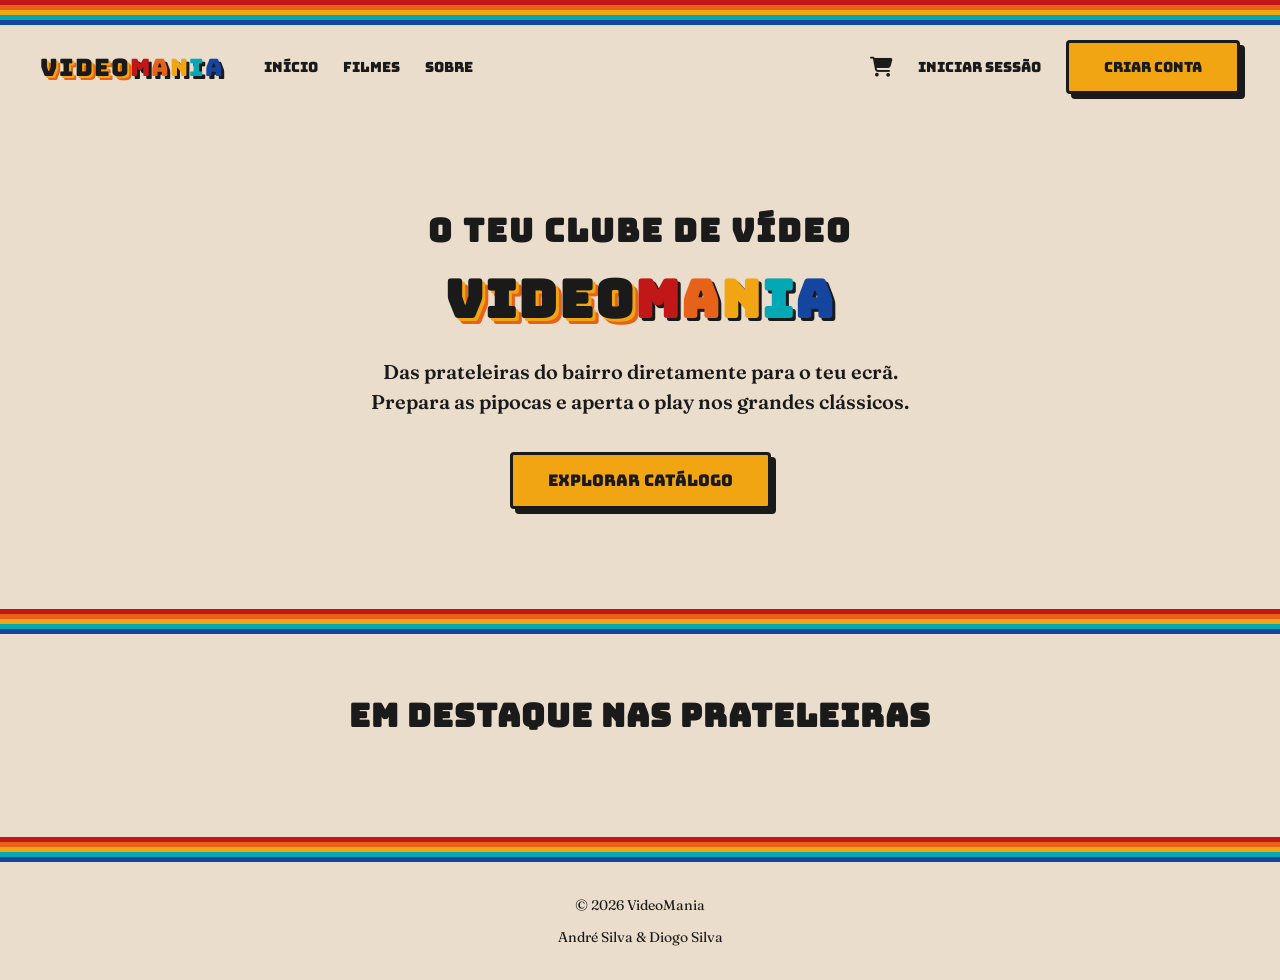
<file: index.html>
<!DOCTYPE html>
<html lang="pt-PT">
<head>
    <meta charset="UTF-8">
    <meta name="viewport" content="width=device-width, initial-scale=1.0">
    <link rel="icon" href="images/favicon.ico" type="image/svg+xml">
    
    <link rel="stylesheet" href="styles/global.css">
    <link rel="stylesheet" href="styles/index.css">
    
    <link rel="stylesheet" href="https://cdnjs.cloudflare.com/ajax/libs/font-awesome/6.4.0/css/all.min.css">
    <title>VideoMania</title>
</head>
<body>

    <div class="stripes"></div>

    <header class="main-header">
        <div class="header-left">
            <a href="index.html" class="logo-text">
                <span class="v">V</span><span class="i">I</span><span class="d">D</span><span class="e">E</span><span class="o">O</span><span class="m">M</span><span class="a">A</span><span class="n">N</span><span class="i2">I</span><span class="a2">A</span>
            </a>
            <nav class="nav-links">
                <a href="index.html">Início</a>
                <a href="movies.html">Filmes</a>
                <a href="about.html">Sobre</a>
            </nav>
        </div>
        
        <div class="header-right">
            <nav class="nav-links">
                <a href="cart.html">
                    <i class="fa-solid fa-cart-shopping"></i>
                </a>
                <a href="login.html">Iniciar Sessão</a>
                <a href="register.html" class="btn">Criar Conta</a>
            </nav>
        </div>
    </header>
    
    <main>
        <!-- Hero Simples (Diretamente no fundo base) -->
        <section class="hero-section">
            <div class="hero-content">
                <h1>O TEU CLUBE DE VÍDEO <br>
                    <span class="hero-logo-text">
                        <span class="v">V</span><span class="i">I</span><span class="d">D</span><span class="e">E</span><span class="o">O</span><span class="m">M</span><span class="a">A</span><span class="n">N</span><span class="i2">I</span><span class="a2">A</span>
                    </span>
                </h1>
                <p>Das prateleiras do bairro diretamente para o teu ecrã. <br>Prepara as pipocas e aperta o play nos grandes clássicos.</p>
                <a href="movies.html" class="btn">Explorar Catálogo</a>
            </div>
        </section>

        <div class="stripes"></div>

        <section class="featured-movies-section">
            <h2>EM DESTAQUE NAS PRATELEIRAS</h2>
            <div id="movies-grid" class="movies-grid"></div>
        </section>
    </main>

    <div class="stripes"></div>
    
    <footer class="main-footer">
        <p>&copy; 2026 VideoMania</p>
        <p>André Silva & Diogo Silva</p>
    </footer>

    <script src="scripts/index.js"></script>

</body>
</html>

<!-- <!DOCTYPE html>
<html lang="pt-PT">
<head>
    <meta charset="UTF-8">
    <meta name="viewport" content="width=device-width, initial-scale=1.0">
    <link rel="icon" href="images/favicon.ico" type="image/svg+xml">
    
    <link rel="stylesheet" href="styles/global.css">
    <link rel="stylesheet" href="styles/index.css">
    
    <link rel="stylesheet" href="https://cdnjs.cloudflare.com/ajax/libs/font-awesome/6.4.0/css/all.min.css">
    <title>VideoMania</title>
</head>
<body>

    <div class="stripes"></div>

    <header class="main-header">
        <div class="header-left">
            <a href="index.html" class="logo-text">
                <span class="v">V</span><span class="i">I</span><span class="d">D</span><span class="e">E</span><span class="o">O</span><span class="m">M</span><span class="a">A</span><span class="n">N</span><span class="i2">I</span><span class="a2">A</span>
            </a>
            <nav class="nav-links">
                <a href="index.html">Início</a>
                <a href="movies.html">Filmes</a>
                <a href="about.html">Sobre</a>
            </nav>
        </div>
        
        <div class="header-right">
            <nav class="nav-links">
                <a href="cart.html">
                    <i class="fa-solid fa-cart-shopping"></i>
                </a>
                <a href="login.html">Iniciar Sessão</a>
                <a href="register.html" class="btn">Criar Conta</a>
            </nav>
        </div>
    </header>
    
    <main>

        <section class="hero-section">
            <div class="hero-overlay"></div>
            <div class="hero-content">
                <div class="hero-box vhs-sleeve">
                    <div class="sleeve-content">
                        <h1>BEM-VINDO AO <br>
                            <span class="hero-logo-text">
                                <span class="v">V</span><span class="i">I</span><span class="d">D</span><span class="e">E</span><span class="o">O</span><span class="m">M</span><span class="a">A</span><span class="n">N</span><span class="i2">I</span><span class="a2">A</span>
                            </span>
                        </h1>
                        <p>O teu clube de vídeo de bairro... agora na internet. <br>Aperta o play nos melhores clássicos do cinema.</p>
                        <a href="movies.html" class="btn"><i class="fa-solid fa-ticket"></i> Explorar Catálogo</a>
                    </div>
                </div>
            </div>
        </section>

        <div class="news-ticker">
            <div class="ticker-text">
                Site em construção... novos filmes em breve!
            </div>
        </div>

        <div class="stripes"></div>

        <section class="featured-movies-section">
            <h2><i class="fa-solid fa-tape"></i> TOP ALUGUERES DA SEMANA</h2>
            <div id="movies-grid" class="movies-grid"></div>
        </section>
    </main>

    <div class="stripes"></div>
    
    <footer class="main-footer">
        <p>&copy; 2026 VideoMania</p>
        <p>André Silva & Diogo Silva</p>
    </footer>

    <script src="scripts/index.js"></script>

</body>
</html> -->
</file>
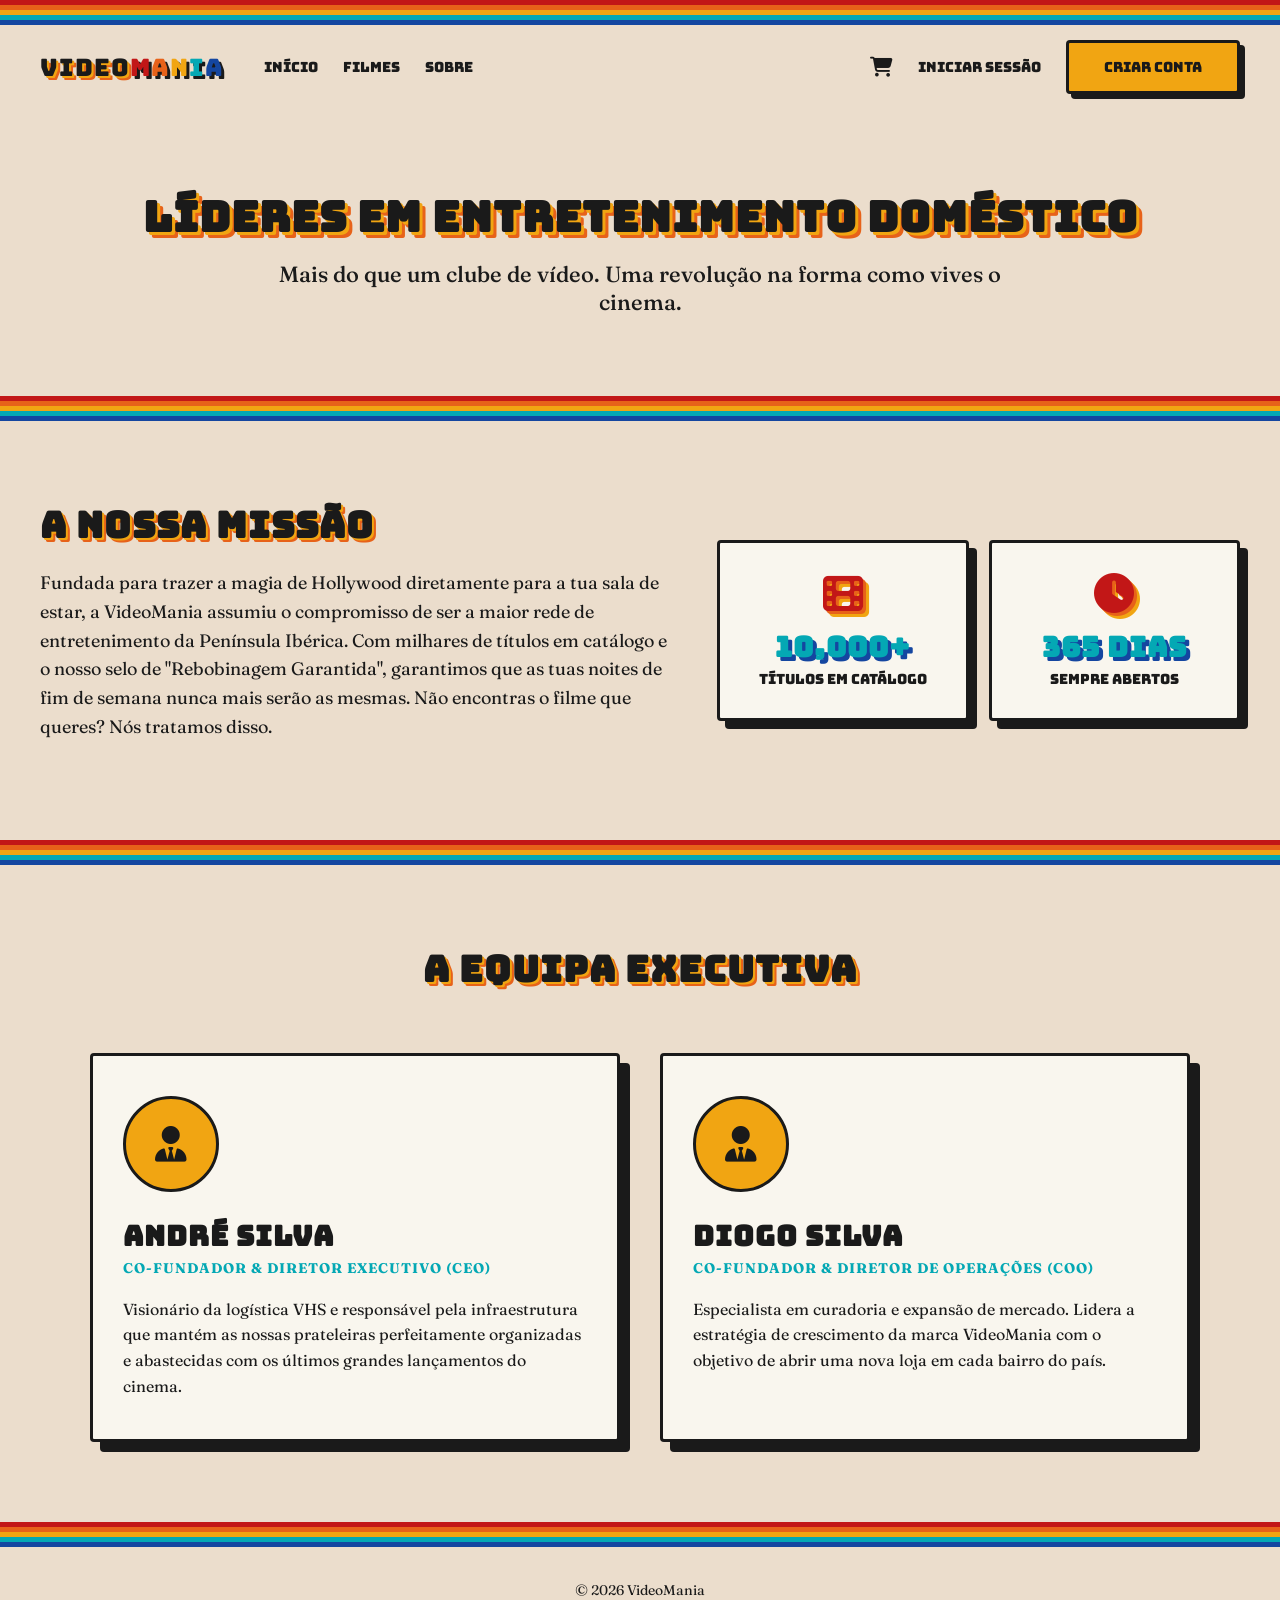
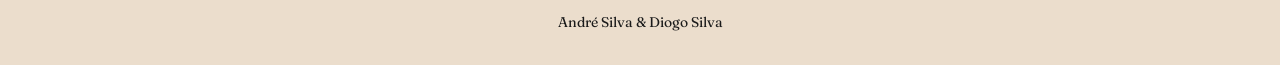
<file: about.html>
<!DOCTYPE html>
<html lang="pt-PT">
<head>
    <meta charset="UTF-8">
    <meta name="viewport" content="width=device-width, initial-scale=1.0">
    <link rel="icon" href="images/favicon.ico" type="image/svg+xml">
    
    <link rel="stylesheet" href="styles/global.css">
    <link rel="stylesheet" href="styles/about.css">
    
    <link rel="stylesheet" href="https://cdnjs.cloudflare.com/ajax/libs/font-awesome/6.4.0/css/all.min.css">
    <title>VideoMania | Sobre</title>
</head>
<body>
    <div class="stripes"></div>
    <header class="main-header">
        <div class="header-left">
            <a href="index.html" class="logo-text">
                <span class="v">V</span><span class="i">I</span><span class="d">D</span><span class="e">E</span><span class="o">O</span><span class="m">M</span><span class="a">A</span><span class="n">N</span><span class="i2">I</span><span class="a2">A</span>
            </a>
            <nav class="nav-links">
                <a href="index.html">Início</a>
                <a href="movies.html">Filmes</a>
                <a href="about.html">Sobre</a>
            </nav>
        </div>
        
        <div class="header-right">
            <nav class="nav-links">
                <a href="cart.html">
                    <i class="fa-solid fa-cart-shopping"></i>
                </a>
                <a href="login.html">Iniciar Sessão</a>
                <a href="register.html" class="btn">Criar Conta</a>
            </nav>
        </div>
    </header>
    
    <main>
        
        <section class="about-hero">
            <h1>LÍDERES EM ENTRETENIMENTO DOMÉSTICO</h1>
            <p>Mais do que um clube de vídeo. Uma revolução na forma como vives o cinema.</p>
        </section>

        <div class="stripes"></div>

        <section class="about-mission">
            <div class="mission-content">
                <h2>A NOSSA MISSÃO</h2>
                <p>Fundada para trazer a magia de Hollywood diretamente para a tua sala de estar, a VideoMania assumiu o compromisso de ser a maior rede de entretenimento da Península Ibérica. Com milhares de títulos em catálogo e o nosso selo de "Rebobinagem Garantida", garantimos que as tuas noites de fim de semana nunca mais serão as mesmas. Não encontras o filme que queres? Nós tratamos disso.</p>
            </div>
            <div class="mission-stats">
                <div class="stat-box">
                    <i class="fa-solid fa-film"></i>
                    <h3>10,000+</h3>
                    <p>Títulos em Catálogo</p>
                </div>
                <div class="stat-box">
                    <i class="fa-solid fa-clock"></i>
                    <h3>365 DIAS</h3>
                    <p>Sempre Abertos</p>
                </div>
            </div>
        </section>

        <div class="stripes"></div>

        <section class="about-team">
            <h2>A EQUIPA EXECUTIVA</h2>
            <div class="team-grid">
                <!-- André -->
                <div class="team-card">
                    <div class="team-photo">
                        <i class="fa-solid fa-user-tie"></i>
                    </div>
                    <h3>André Silva</h3>
                    <h4 class="job-title">Co-Fundador & Diretor Executivo (CEO)</h4>
                    <p>Visionário da logística VHS e responsável pela infraestrutura que mantém as nossas prateleiras perfeitamente organizadas e abastecidas com os últimos grandes lançamentos do cinema.</p>
                </div>
                <!-- Diogo -->
                <div class="team-card">
                    <div class="team-photo">
                        <i class="fa-solid fa-user-tie"></i>
                    </div>
                    <h3>Diogo Silva</h3>
                    <h4 class="job-title">Co-Fundador & Diretor de Operações (COO)</h4>
                    <p>Especialista em curadoria e expansão de mercado. Lidera a estratégia de crescimento da marca VideoMania com o objetivo de abrir uma nova loja em cada bairro do país.</p>
                </div>
            </div>
        </section>

    </main>

    <div class="stripes"></div>
    
    <footer class="main-footer">
        <p>&copy; 2026 VideoMania</p>
        <p>André Silva & Diogo Silva</p>
    </footer>

    <script src="scripts/movies.js"></script>

</body>
</html>
</file>
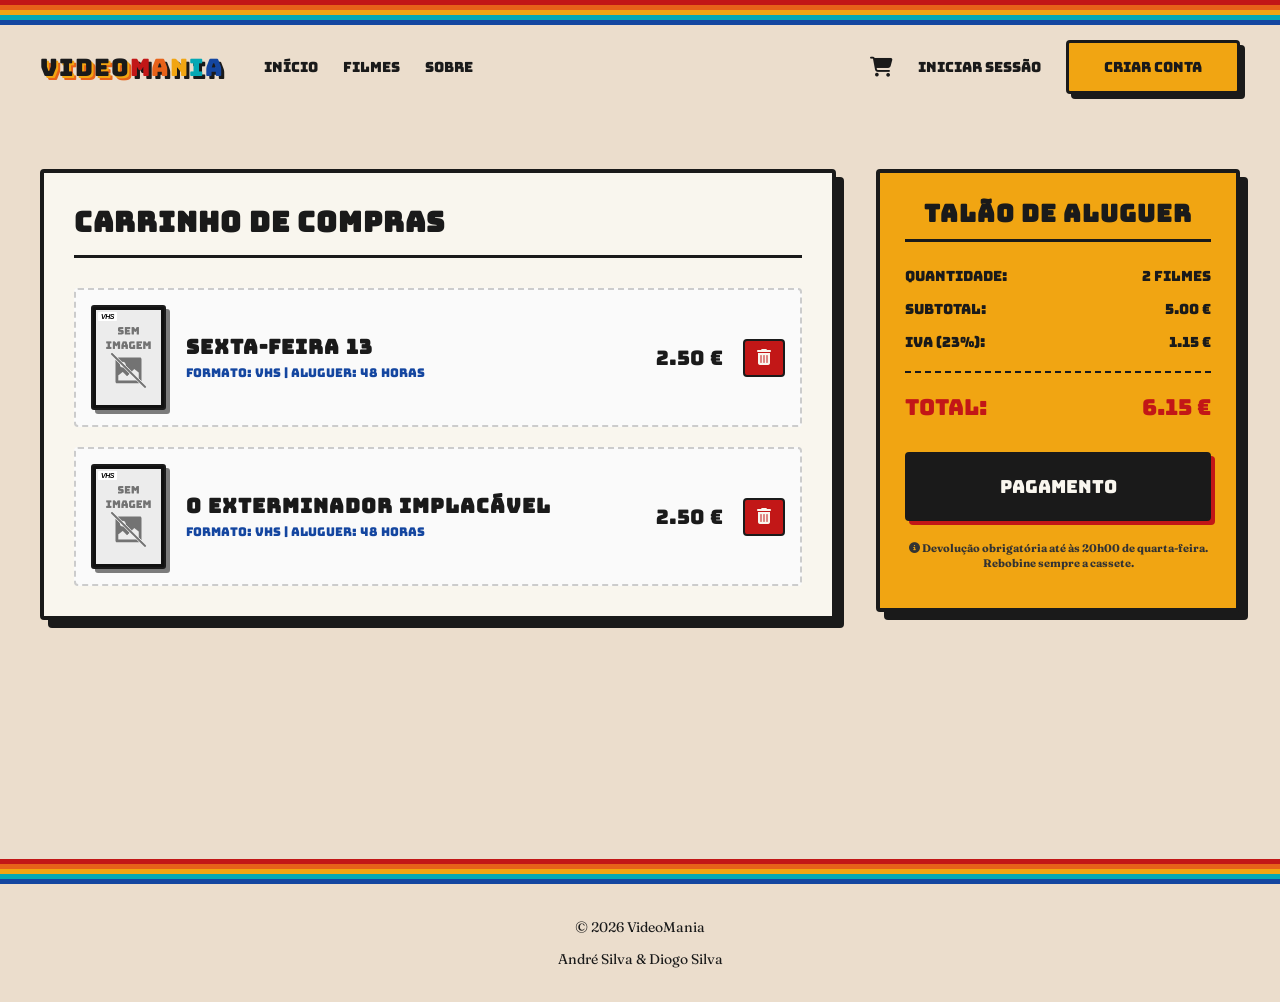
<file: cart.html>
<!DOCTYPE html>
<html lang="pt-PT">
<head>
    <meta charset="UTF-8">
    <meta name="viewport" content="width=device-width, initial-scale=1.0">
    <link rel="icon" href="images/favicon.ico" type="image/svg+xml">
    
    <link rel="stylesheet" href="styles/global.css">
    <link rel="stylesheet" href="styles/cart.css">
    
    <link rel="stylesheet" href="https://cdnjs.cloudflare.com/ajax/libs/font-awesome/6.4.0/css/all.min.css">
    <title>VideoMania | Carrinho</title>
</head>
<body>

    <div class="stripes"></div>

    <header class="main-header">
        <div class="header-left">
            <a href="index.html" class="logo-text">
                <span class="v">V</span><span class="i">I</span><span class="d">D</span><span class="e">E</span><span class="o">O</span><span class="m">M</span><span class="a">A</span><span class="n">N</span><span class="i2">I</span><span class="a2">A</span>
            </a>
            <nav class="nav-links">
                <a href="index.html">Início</a>
                <a href="movies.html">Filmes</a>
                <a href="about.html">Sobre</a>
            </nav>
        </div>
        
        <div class="header-right">
            <nav class="nav-links">
                <a href="cart.html">
                    <i class="fa-solid fa-cart-shopping"></i>
                </a>
                <a href="login.html">Iniciar Sessão</a>
                <a href="register.html" class="btn">Criar Conta</a>
            </nav>
        </div>
    </header>
    
    <main class="cart-main">
        <div class="cart-container">
            
            <div class="cart-items-section">
                <h2>CARRINHO DE COMPRAS</h2>
                
                <div class="cart-list">
                    <!-- Item Estático 1 -->
                    <div class="cart-item">
                        <!-- Nova Mini Caixa VHS -->
                        <div class="cart-vhs-box">
                            <img src="https://image.tmdb.org/t/p/w500/rdrVW0qN16Ho8BDwmcqW9oLQtn3.jpg" alt="Sexta-Feira 13" onerror="this.src='imgs/sem-imagem.png'">
                        </div>

                        
                        
                        <div class="item-details">
                            <h3>Sexta-Feira 13</h3>
                            <p class="item-meta">Formato: VHS | Aluguer: 48 Horas</p>
                        </div>
                        <div class="item-price">
                            <span>2.50 €</span>
                            <button class="remove-btn" onclick="removeItem()"><i class="fa-solid fa-trash-can"></i></button>
                        </div>
                    </div>

                    <!-- Item Estático 2 -->
                    <div class="cart-item">
                        <!-- Nova Mini Caixa VHS -->
                        <div class="cart-vhs-box">
                            <img src="https://image.tmdb.org/t/p/w500/rZvxTfmaOxWeOeU9w9Vkq5elagp.jpg" alt="O Exterminador Implacável" onerror="this.src='imgs/sem-imagem.png'">
                        </div>
                        
                        <div class="item-details">
                            <h3>O Exterminador Implacável</h3>
                            <p class="item-meta">Formato: VHS | Aluguer: 48 Horas</p>
                        </div>
                        <div class="item-price">
                            <span>2.50 €</span>
                            <button class="remove-btn" onclick="removeItem()"><i class="fa-solid fa-trash-can"></i></button>
                        </div>
                    </div>
                </div>
            </div>

            <div class="cart-summary-section">
                <div class="summary-box">
                    <h2>TALÃO DE ALUGUER</h2>
                    
                    <div class="summary-line">
                        <span>Quantidade:</span>
                        <span>2 Filmes</span>
                    </div>
                    
                    <div class="summary-line">
                        <span>Subtotal:</span>
                        <span>5.00 €</span>
                    </div>
                    
                    <div class="summary-line">
                        <span>IVA (23%):</span>
                        <span>1.15 €</span>
                    </div>
                    
                    <hr class="summary-divider">
                    
                    <div class="summary-line total-line">
                        <span>TOTAL:</span>
                        <span>6.15 €</span>
                    </div>

                    <button class="btn checkout-btn" onclick="checkout()">PAGAMENTO</button>
                    
                    <p class="summary-note"><i class="fa-solid fa-circle-info"></i> Devolução obrigatória até às 20h00 de quarta-feira. Rebobine sempre a cassete.</p>
                </div>
            </div>

        </div>
    </main>

    <div class="stripes"></div>
    
    <footer class="main-footer">
        <p>&copy; 2026 VideoMania</p>
        <p>André Silva & Diogo Silva</p>
    </footer>

    <!-- Script rápido para os botões de simulação da Fase 1 -->
    <script>
        function removeItem() {
            alert('Ação bloqueada (Fase 1).\nNa próxima fase, isto irá remover o filme do teu carrinho.');
        }

        function checkout() {
            alert('Pagamento processado com sucesso!\n\nAs tuas cassetes estão prontas para levantamento ao balcão. Não te esqueças de trazer o teu cartão de sócio VideoMania.');
        }
    </script>

</body>
</html>
</file>
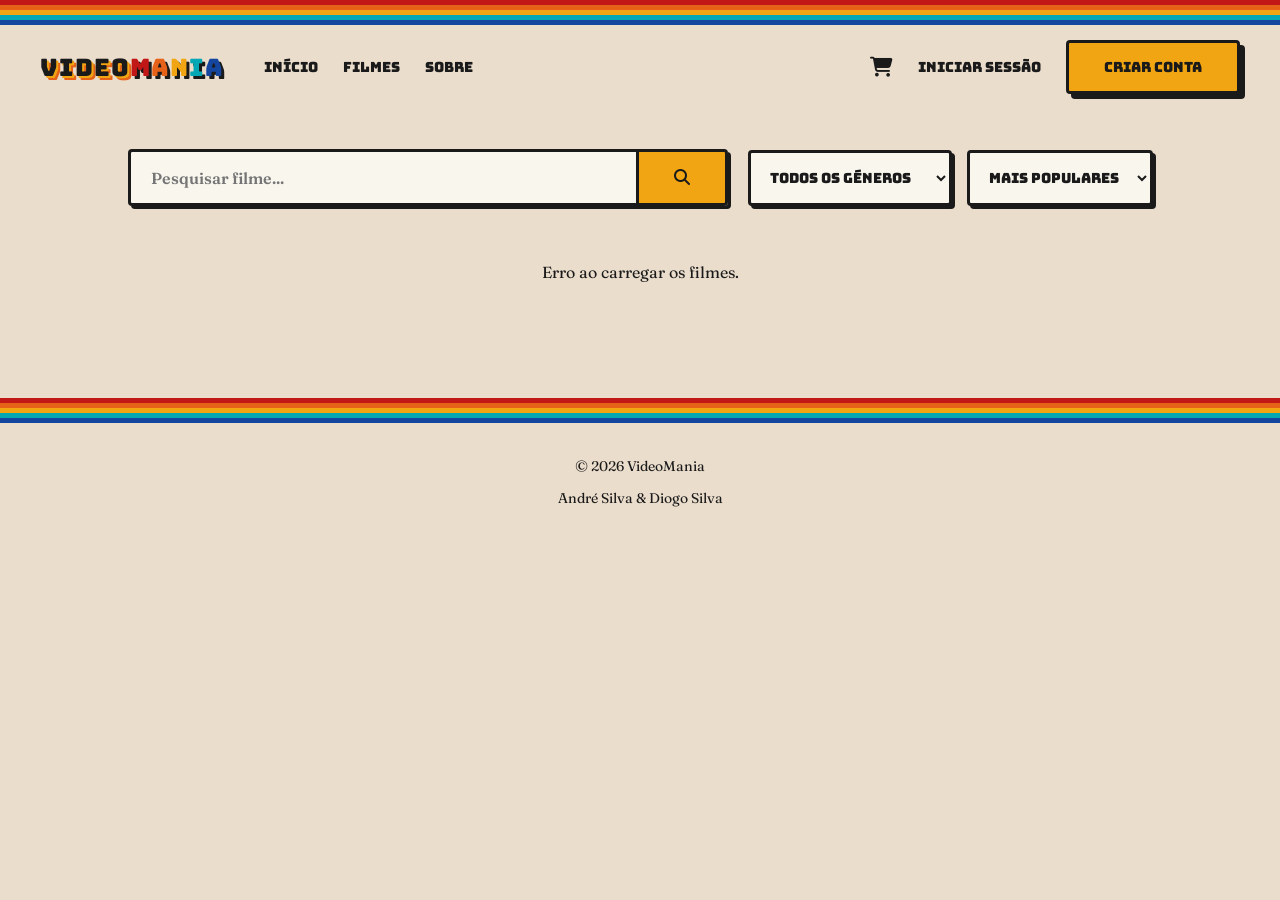
<file: details.html>
<!DOCTYPE html>
<html lang="pt-PT">
<head>
    <meta charset="UTF-8">
    <meta name="viewport" content="width=device-width, initial-scale=1.0">
    <link rel="icon" href="images/favicon.ico" type="image/svg+xml">
    
    <link rel="stylesheet" href="styles/global.css">
    <link rel="stylesheet" href="styles/details.css">
    
    <link rel="stylesheet" href="https://cdnjs.cloudflare.com/ajax/libs/font-awesome/6.4.0/css/all.min.css">
    <title>VideoMania | Detalhes do Filme</title>
</head>
<body>
    <div class="stripes"></div>
    <header class="main-header">
        <div class="header-left">
            <a href="index.html" class="logo-text">
                <span class="v">V</span><span class="i">I</span><span class="d">D</span><span class="e">E</span><span class="o">O</span><span class="m">M</span><span class="a">A</span><span class="n">N</span><span class="i2">I</span><span class="a2">A</span>
            </a>
            <nav class="nav-links">
                <a href="index.html">Início</a>
                <a href="movies.html">Filmes</a>
                <a href="about.html">Sobre</a>
            </nav>
        </div>
        
        <div class="header-right">
            <nav class="nav-links">
                <a href="cart.html">
                    <i class="fa-solid fa-cart-shopping"></i>
                </a>
                <a href="login.html">Iniciar Sessão</a>
                <a href="register.html" class="btn">Criar Conta</a>
            </nav>
        </div>
    </header>
    
    <main>
        
        <section class="movie-details-section">
            <div id="details-container" class="details-container">
                <p style="text-align: center; width: 100%;">A rebobinar a cassete... aguarde.</p>
            </div>
        </section>

    </main>

    <div class="stripes"></div>
    
    <footer class="main-footer">
        <p>&copy; 2026 VideoMania</p>
        <p>André Silva & Diogo Silva</p>
    </footer>

    <script src="scripts/details.js"></script>

</body>
</html>
</file>
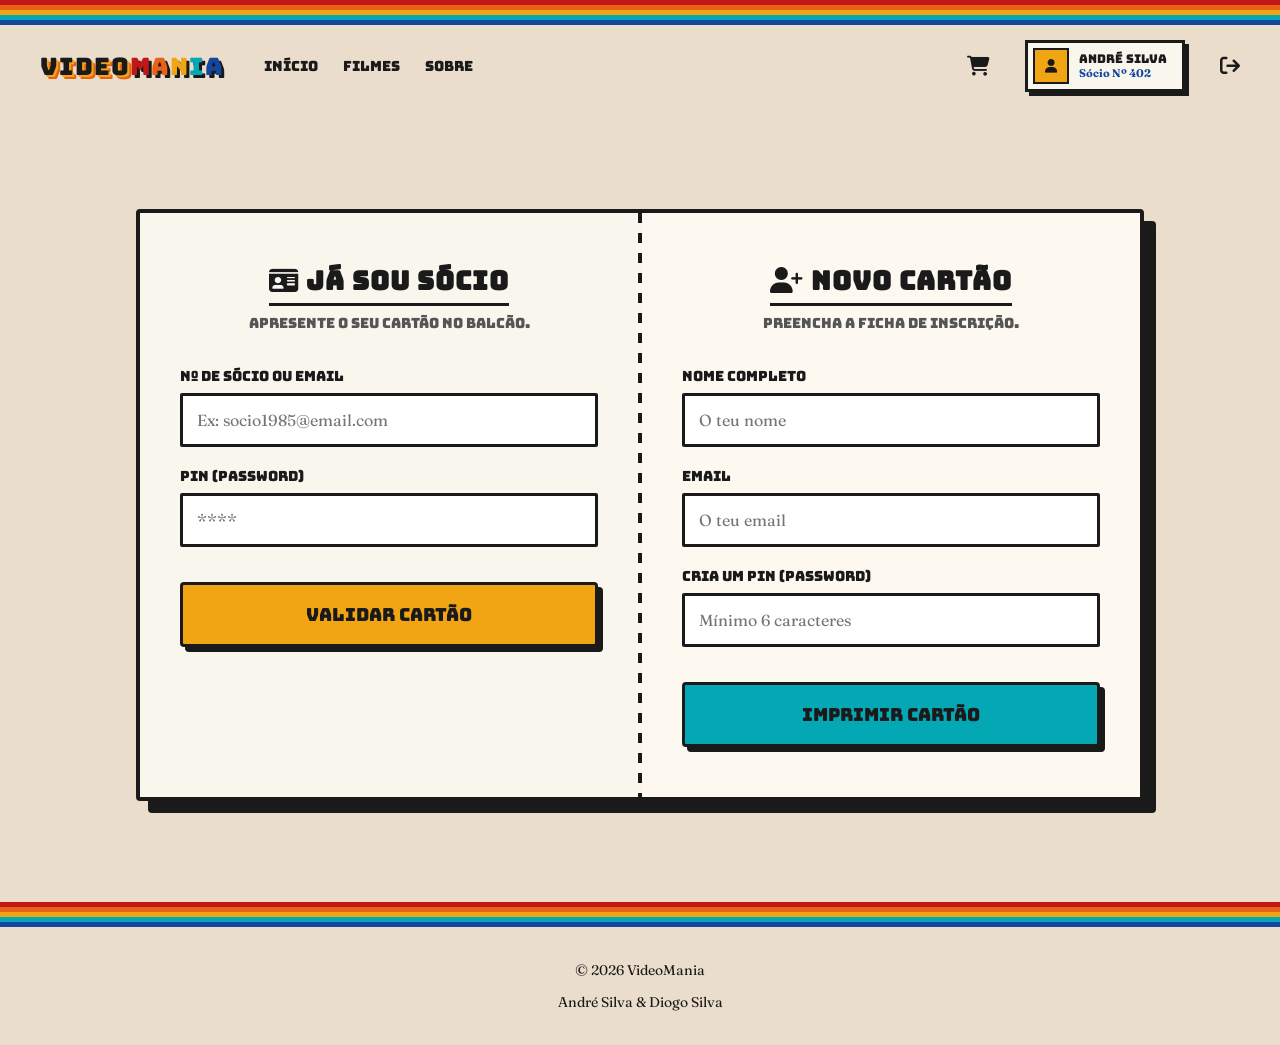
<file: login.html>
<!DOCTYPE html>
<html lang="pt-PT">
<head>
    <meta charset="UTF-8">
    <meta name="viewport" content="width=device-width, initial-scale=1.0">
    <link rel="icon" href="images/favicon.ico" type="image/svg+xml">
    
    <link rel="stylesheet" href="styles/global.css">
    <link rel="stylesheet" href="styles/login.css">
    
    <link rel="stylesheet" href="https://cdnjs.cloudflare.com/ajax/libs/font-awesome/6.4.0/css/all.min.css">
    <title>VideoMania | Balcão de Sócios</title>
</head>
<body>

    <div class="stripes"></div>

    <header class="main-header">
        <div class="header-left">
            <a href="index.html" class="logo-text">
                <span class="v">V</span><span class="i">I</span><span class="d">D</span><span class="e">E</span><span class="o">O</span><span class="m">M</span><span class="a">A</span><span class="n">N</span><span class="i2">I</span><span class="a2">A</span>
            </a>
            <nav class="nav-links">
                <a href="index.html">Início</a>
                <a href="movies.html">Filmes</a>
                <a href="about.html">Sobre</a>
            </nav>
        </div>
        
        <div class="header-right">
            <nav class="nav-links">
                <a href="cart.html">
                    <i class="fa-solid fa-cart-shopping"></i>
                </a>
                
                <div class="user-badge">
                    <div class="user-avatar">
                        <i class="fa-solid fa-user"></i>
                    </div>
                    <div class="user-info">
                        <span class="user-name">André Silva</span>
                        <span class="user-status">Sócio Nº 402</span>
                    </div>
                </div>
                
                <!-- Botão discreto para simular o Logout -->
                <a href="login.html" class="logout-link" title="Terminar Sessão">
                    <i class="fa-solid fa-arrow-right-from-bracket"></i>
                </a>
            </nav>
        </div>
    </header>
    
    <main class="auth-main">
        <div class="auth-container">
            
            <!-- ESQUERDA: Login de Sócio -->
            <div class="auth-box login-box">
                <div class="auth-header">
                    <h2><i class="fa-solid fa-id-card"></i> JÁ SOU SÓCIO</h2>
                    <p>Apresente o seu cartão no balcão.</p>
                </div>
                
                <!-- Adicionado 'onsubmit' para simular a Fase 1 sem recarregar a página -->
                <form onsubmit="simularLogin(event)">
                    <div class="input-group">
                        <label for="login-email">Nº de Sócio ou Email</label>
                        <input type="text" id="login-email" placeholder="Ex: socio1985@email.com" required>
                    </div>
                    <div class="input-group">
                        <label for="login-pin">PIN (Password)</label>
                        <input type="password" id="login-pin" placeholder="****" required>
                    </div>
                    <button type="submit" class="btn auth-btn">
                        VALIDAR CARTÃO
                    </button>
                </form>
            </div>

            <!-- DIVISÓRIA PICOTADA NO MEIO -->
            <div class="auth-divider"></div>

            <!-- DIREITA: Criar Novo Cartão -->
            <div class="auth-box register-box">
                <div class="auth-header">
                    <h2><i class="fa-solid fa-user-plus"></i> NOVO CARTÃO</h2>
                    <p>Preencha a ficha de inscrição.</p>
                </div>
                
                <form onsubmit="simularRegisto(event)">
                    <div class="input-group">
                        <label for="reg-nome">Nome Completo</label>
                        <input type="text" id="reg-nome" placeholder="O teu nome" required>
                    </div>
                    <div class="input-group">
                        <label for="reg-email">Email</label>
                        <input type="email" id="reg-email" placeholder="O teu email" required>
                    </div>
                    <div class="input-group">
                        <label for="reg-pin">Cria um PIN (Password)</label>
                        <input type="password" id="reg-pin" placeholder="Mínimo 6 caracteres" minlength="6" required>
                    </div>
                    <button type="submit" class="btn auth-btn register-btn">
                        IMPRIMIR CARTÃO
                    </button>
                </form>
            </div>

        </div>
    </main>

    <div class="stripes"></div>
    
    <footer class="main-footer">
        <p>&copy; 2026 VideoMania</p>
        <p>André Silva & Diogo Silva</p>
    </footer>

    <!-- Script de Demonstração para a Fase 1 -->
    <script>
        function simularLogin(e) {
            e.preventDefault();
            alert('📼 Bem-vindo de volta ao VideoMania!\n\nCartão validado com sucesso. (Simulação Fase 1)');
            window.location.href = 'index.html';
        }

        function simularRegisto(e) {
            e.preventDefault();
            alert('🎉 Bem-vindo ao clube!\n\nO teu cartão de sócio foi impresso e está pronto a usar. (Simulação Fase 1)');
            window.location.href = 'index.html';
        }
    </script>

</body>
</html>
</file>
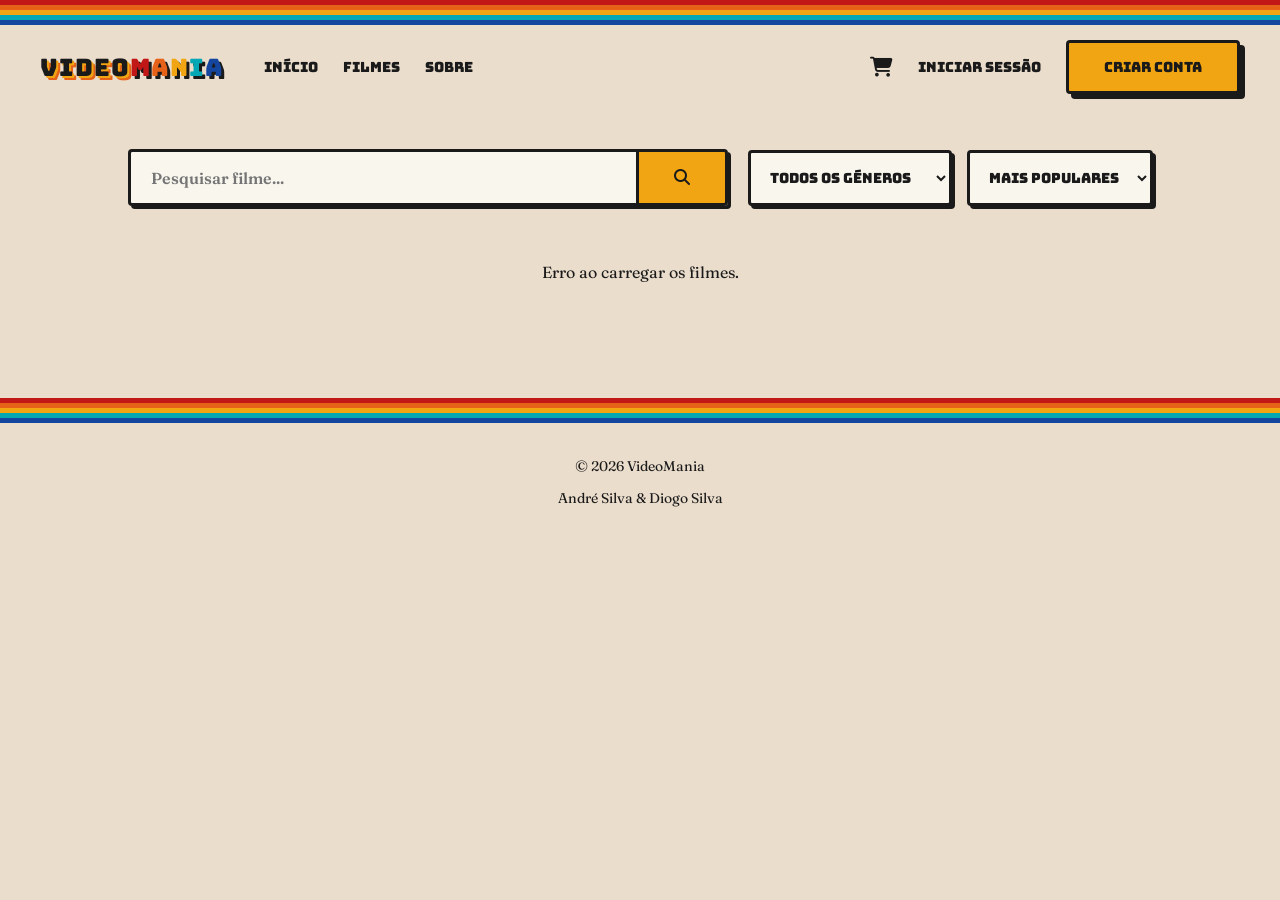
<file: movies.html>
<!DOCTYPE html>
<html lang="pt-PT">
<head>
    <meta charset="UTF-8">
    <meta name="viewport" content="width=device-width, initial-scale=1.0">
    <link rel="icon" href="images/favicon.ico" type="image/svg+xml">
    
    <link rel="stylesheet" href="styles/global.css">
    <link rel="stylesheet" href="styles/movies.css">
    
    <link rel="stylesheet" href="https://cdnjs.cloudflare.com/ajax/libs/font-awesome/6.4.0/css/all.min.css">
    <title>VideoMania | Filmes</title>
</head>
<body>
    <div class="stripes"></div>
    <header class="main-header">
        <div class="header-left">
            <a href="index.html" class="logo-text">
                <span class="v">V</span><span class="i">I</span><span class="d">D</span><span class="e">E</span><span class="o">O</span><span class="m">M</span><span class="a">A</span><span class="n">N</span><span class="i2">I</span><span class="a2">A</span>
            </a>
            <nav class="nav-links">
                <a href="index.html">Início</a>
                <a href="movies.html">Filmes</a>
                <a href="about.html">Sobre</a>
            </nav>
        </div>
        
        <div class="header-right">
            <nav class="nav-links">
                <a href="cart.html">
                    <i class="fa-solid fa-cart-shopping"></i>
                </a>
                <a href="login.html">Iniciar Sessão</a>
                <a href="register.html" class="btn">Criar Conta</a>
            </nav>
        </div>
    </header>
    
    <main>
        
        <section class="search-filter-section">
            <form class="search-bar" id="search-form">
                <input type="text" id="search-input" placeholder="Pesquisar filme...">
                <button type="submit" class="btn"><i class="fa-solid fa-magnifying-glass"></i></button>
            </form>
            
            <div class="filters">
                <select id="genre-filter">
                    <option value="">Todos os Géneros</option>
                    <option value="28">Ação</option>
                    <option value="878">Ficção Científica</option>
                    <option value="27">Terror</option>
                    <option value="35">Comédia</option>
                    <option value="12">Aventura</option>
                    <option value="16">Animação</option>
                    <option value="14">Fantasia</option>
                    <option value="10749">Romance</option>
                </select>
                
                <select id="sort-filter">
                    <option value="popularity.desc">Mais Populares</option>
                    <option value="primary_release_date.desc">Mais Recentes</option>
                </select>
            </div>
        </section>

        <!-- Secção da Grelha de Filmes -->
        <section class="catalog-section">
            <div id="movies-grid" class="movies-grid"></div>
            <div style="text-align: center; margin-top: 40px;">
                <button id="load-more-btn" class="btn" style="display: none;">Ver Mais</button>
            </div>
        </section>

    </main>

    <div class="stripes"></div>
    
    <footer class="main-footer">
        <p>&copy; 2026 VideoMania</p>
        <p>André Silva & Diogo Silva</p>
    </footer>

    <script src="scripts/movies.js"></script>

</body>
</html>
</file>
<file: styles/global.css>
@import url('https://fonts.googleapis.com/css2?family=Bungee&family=Fraunces:ital,opsz,wght@0,9..144,400..900;1,9..144,400..900&display=swap');

/* --- Color Palette & Fonts ---*/
:root {
    --red: #c21717;     /* Vermelho */
    --orange: #e76219;  /* Laranja */
    --yellow: #f1a512;  /* Amarelo */
    --cyan: #04a8b4;    /* Cyan */
    --blue: #1446a0;    /* Azul */
    --white: #F9F6EE;   /* Branco */
    --bg: #EBDDCC;      /* Cor de fundo */
    --letter: #1a1a1a;  /* Cor das letras */

    --font-title: "Bungee", "Impact", sans-serif;
    --font-body: 'Fraunces', serif;
}

/* --- Global Resets --- */
body {
    background-color: var(--bg);
    color: var(--letter);
    font-family: var(--font-body);
    font-weight: 400;
    font-size: 16px;
    min-height: 100vh;
    margin: 0;
}

h1, h2, h3, h4, h5, h6 {
    font-family: var(--font-title);
    letter-spacing: 1px;
    margin-top: 0;
}

a {
    text-decoration: none;
    color: inherit;
}

.stripes {
    width: 100%;
    height: 25px;
    background-image: linear-gradient(
        180deg,
        var(--red) 0px, var(--red) 5px,
        var(--orange) 5px, var(--orange) 10px,
        var(--yellow) 10px, var(--yellow) 15px,
        var(--cyan) 15px, var(--cyan) 20px,
        var(--blue) 20px, var(--blue) 25px
    );
    background-repeat: no-repeat;
    background-size: 100% 25px;
}

.btn {
    display: inline-block;
    background-color: var(--yellow);
    color: var(--letter);
    font-family: var(--font-title);
    font-size: 16px;
    text-decoration: none;
    padding: 15px 35px;
    border: 3px solid var(--letter);
    border-radius: 4px;
    box-shadow: 5px 5px 0px var(--letter);
    transition: all 0.1s ease;
    cursor: pointer;
    text-align: center;
}

.btn:hover {
    background-color: var(--orange);
    color: var(--white);
    transform: translate(-2px, -2px);
    box-shadow: 7px 7px 0px var(--letter);
}

.btn:active {
    transform: translate(2px, 2px);
    box-shadow: 3px 3px 0px var(--letter);
}

/* --- Header & Nav --- */
.main-header {
    background-color: var(--bg);
    padding: 15px 40px;
    display: flex;
    justify-content: space-between;
    align-items: center;
}

.header-left {
    display: flex;
    align-items: center;
    gap: 40px; 
}

.logo-text {
    font-family: var(--font-title);
    font-size: 24px;
    letter-spacing: 1px;
}

.logo-text .v, 
.logo-text .i, 
.logo-text .d, 
.logo-text .e, 
.logo-text .o { 
    color: var(--letter); 
    text-shadow: 2px 2px 0px var(--yellow), 4px 4px 0px var(--orange); 
}

.logo-text .m  { color: var(--red);    text-shadow: 3px 3px 0px var(--letter); }
.logo-text .a  { color: var(--orange); text-shadow: 3px 3px 0px var(--letter); }
.logo-text .n  { color: var(--yellow); text-shadow: 3px 3px 0px var(--letter); }
.logo-text .i2 { color: var(--cyan);   text-shadow: 3px 3px 0px var(--letter); }
.logo-text .a2 { color: var(--blue);   text-shadow: 3px 3px 0px var(--letter); }

.nav-links {
    display: flex;
    align-items: center;
    gap: 25px; 
}

.nav-links a {
    font-family: var(--font-title);
    font-size: 14px;
    transition: color 0.2s ease;
}

.nav-links a i {
    font-size: 20px;
}

.nav-links a:hover {
    color: var(--yellow);
}

.nav-links .btn:hover {
    color: var(--white); 
}

/* --- Global Movie Cards (Usado na Home e no Catálogo) --- */
.movies-grid {
    display: grid;
    grid-template-columns: repeat(4, 1fr); 
    gap: 25px;
    max-width: 1200px;
    margin: 0 auto;
}

.movie-card {
    background-color: #000;
    border: 3px solid var(--letter);
    border-radius: 4px;
    overflow: hidden;
    transition: transform 0.2s ease;
}

.movie-card:hover {
    transform: translateY(-5px);
}

.movie-card img {
    width: 100%;
    height: auto;
    display: block;
}

.movie-info {
    padding: 15px;
    text-align: center;
}

.movie-info h3 {
    font-size: 14px;
    color: var(--bg);
    margin: 0 0 10px 0;
}

/* --- Footer --- */
.main-footer {
    text-align: center;
    padding: 20px;
    font-size: 14px; 
}

/* --- Mini Cartão de Sócio (Estado Logged In) --- */
.user-badge {
    display: flex;
    align-items: center;
    gap: 10px;
    background-color: var(--white);
    border: 3px solid var(--letter);
    padding: 5px 15px 5px 5px;
    box-shadow: 4px 4px 0px var(--letter);
    cursor: pointer;
    transition: all 0.2s ease;
    margin-left: 10px;
}

.user-badge:hover {
    transform: translate(-2px, -2px);
    box-shadow: 6px 6px 0px var(--letter);
    background-color: var(--gray);
}

.user-avatar {
    background-color: var(--yellow);
    color: var(--letter);
    width: 32px;
    height: 32px;
    display: flex;
    justify-content: center;
    align-items: center;
    border: 2px solid var(--letter);
    font-size: 14px;
}

.user-info {
    display: flex;
    flex-direction: column;
    line-height: 1.2;
}

.user-name {
    font-family: var(--font-title);
    font-size: 12px;
    color: var(--letter);
    text-transform: uppercase;
}

.user-status {
    font-family: var(--font-body);
    font-size: 11px;
    font-weight: 700;
    color: var(--blue);
}

.logout-link {
    color: var(--letter) !important;
    margin-left: 10px;
}

.logout-link:hover {
    color: var(--red) !important;
}
</file>
<file: styles/index.css>
/* 
===================================================
   INDEX.CSS - VIDEOMANIA (VERSÃO SIMPLES E LIMPA)
===================================================
*/

/* 
===================================================
   1. CÓDIGO REMOVIDO (NAVBAR TRANSPARENTE E ESCURA)
=================================================== 
*/
/*
.main-header {
    width: 100%;
    z-index: 100;
    background-color: rgba(26, 26, 26, 0.9) !important;
    backdrop-filter: blur(10px);
    box-sizing: border-box;
    border-bottom: 3px solid var(--letter);
}

.main-header .nav-links a {
    color: var(--white);
    text-shadow: 1px 1px 3px rgba(0,0,0,0.8);
}

.main-header .nav-links a:hover {
    color: var(--yellow);
}

.main-header .logo-text .v, 
.main-header .logo-text .i, 
.main-header .logo-text .d, 
.main-header .logo-text .e, 
.main-header .logo-text .o { 
    color: var(--white); 
    text-shadow: 2px 2px 0px var(--yellow), 4px 4px 0px var(--orange); 
}
.main-header .logo-text .m  { color: var(--red);    text-shadow: 2px 2px 0px var(--letter); }
.main-header .logo-text .a  { color: var(--orange); text-shadow: 2px 2px 0px var(--letter); }
.main-header .logo-text .n  { color: var(--yellow); text-shadow: 2px 2px 0px var(--letter); }
.main-header .logo-text .i2 { color: var(--cyan);   text-shadow: 2px 2px 0px var(--letter); }
.main-header .logo-text .a2 { color: var(--blue);   text-shadow: 2px 2px 0px var(--letter); }
*/


/* 
===================================================
   2. HERO SECTION ATIVA E SIMPLIFICADA
=================================================== 
*/
.hero-section {
    padding: 100px 20px;
    text-align: center;
    background-color: var(--bg); /* Mantém a cor de fundo bege do site todo */

    /* CÓDIGO DA IMAGEM DE FUNDO COMENTADO:
    position: relative;
    min-height: 60vh;
    display: flex;
    align-items: center;
    justify-content: center;
    overflow: hidden;
    background-image: url('../imgs/hero-banner.jpg'); 
    background-size: cover;
    background-position: center center;
    background-repeat: no-repeat;
    */
}

/* CÓDIGO DO OVERLAY DA IMAGEM COMENTADO:
.hero-overlay {
    position: absolute;
    top: 0;
    left: 0;
    width: 100%;
    height: 100%;
    background: radial-gradient(circle, rgba(0,0,0,0.35) 0%, rgba(0,0,0,0.75) 100%); 
    z-index: 1;
}
*/

.hero-content {
    max-width: 800px;
    margin: 0 auto;
    
    /* CÓDIGO DA LARGURA EXTRA COMENTADO:
    position: relative;
    z-index: 2;
    width: 100%;
    */
}


/* CÓDIGO DAS CAIXAS CENTRAIS COMENTADO (HERO-BOX E VHS-SLEEVE):
.hero-box {
    background-color: rgba(249, 246, 238, 0.85); 
    backdrop-filter: blur(8px);
    border: 4px solid var(--letter); 
    border-radius: 6px;
    box-shadow: 12px 12px 0px rgba(0,0,0,0.5); 
    padding: 50px 40px;
    text-align: center; 
}

.vhs-sleeve {
    background-color: rgba(249, 246, 238, 0.94); 
    backdrop-filter: blur(6px);
    border: 4px solid var(--letter); 
    border-radius: 6px;
    box-shadow: 12px 12px 0px var(--letter); 
    overflow: hidden;
    text-align: left; 
    position: relative;
}
*/


/* --- Tipografia do Hero Ativa --- */
.hero-section h1 {
    font-size: 32px;
    color: var(--letter);
    margin-bottom: 20px;
    letter-spacing: 2px;
    line-height: 1.4;
}

.hero-logo-text {
    font-size: 52px;
    display: inline-block;
    margin-top: 10px;
    text-shadow: 3px 3px 0px var(--yellow), 6px 6px 0px var(--orange);
}

.hero-logo-text .v, 
.hero-logo-text .i, 
.hero-logo-text .d, 
.hero-logo-text .e, 
.hero-logo-text .o { 
    color: var(--letter); 
}
.hero-logo-text .m  { color: var(--red);    text-shadow: 3px 3px 0px var(--letter); }
.hero-logo-text .a  { color: var(--orange); text-shadow: 3px 3px 0px var(--letter); }
.hero-logo-text .n  { color: var(--yellow); text-shadow: 3px 3px 0px var(--letter); }
.hero-logo-text .i2 { color: var(--cyan);   text-shadow: 3px 3px 0px var(--letter); }
.hero-logo-text .a2 { color: var(--blue);   text-shadow: 3px 3px 0px var(--letter); }

.hero-section p {
    font-family: var(--font-body);
    font-size: 20px;
    color: var(--letter);
    margin-bottom: 35px;
    font-weight: 600;
    line-height: 1.5;
}


/* 
===================================================
   3. CÓDIGO REMOVIDO (LETREIRO ROLANTE / TICKER)
=================================================== 
*/
/*
.news-ticker {
    background-color: var(--letter);
    color: var(--white);
    font-family: var(--font-title);
    font-size: 14px;
    padding: 12px 0;
    overflow: hidden;
    white-space: nowrap;
    position: relative;
    letter-spacing: 2px;
}

.ticker-text {
    display: inline-block;
    padding-left: 100%;
    animation: scrollTicker 28s linear infinite;
}

.ticker-text span {
    margin: 0 25px;
}

.ticker-text i {
    color: var(--yellow);
    margin-right: 6px;
}

@keyframes scrollTicker {
    0% { transform: translateX(0); }
    100% { transform: translateX(-100%); }
}
*/


/* 
===================================================
   4. SECÇÃO DE DESTAQUES ATIVA (GRID DE FILMES)
=================================================== 
*/
.featured-movies-section {
    padding: 60px 40px;
    background-color: var(--bg);
}

.featured-movies-section h2 {
    text-align: center;
    font-size: 32px;
    margin-bottom: 40px;
    color: var(--letter);
}
</file>
<file: styles/about.css>
/* 
===================================================
   ABOUT.CSS - VIDEOMANIA (VIBE CORPORATIVA ANOS 90)
===================================================
*/

/* --- Hero Corporativo --- */
.about-hero {
    text-align: center;
    padding: 80px 20px;
    background-color: var(--bg);
    color: var(--letter);
}

.about-hero h1 {
    font-size: 42px;
    margin-bottom: 15px;
    text-shadow: 3px 3px 0px var(--yellow), 6px 6px 0px var(--orange);
}

.about-hero p {
    font-family: var(--font-body);
    font-size: 22px;
    font-weight: 500;
    max-width: 800px;
    margin: 0 auto;
}

/* --- Missão e Estatísticas --- */
.about-mission {
    display: flex;
    gap: 50px;
    max-width: 1200px;
    margin: 80px auto;
    padding: 0 40px;
    align-items: center;
}

.mission-content {
    flex: 1.2;
}

.mission-content h2 {
    font-size: 36px;
    color: var(--letter);
    text-shadow: 2px 2px 0px var(--yellow), 4px 4px 0px var(--orange);
    margin-bottom: 20px;
}

.mission-content p {
    font-size: 18px;
    line-height: 1.6;
    color: var(--letter);
}

.mission-stats {
    flex: 1;
    display: flex;
    gap: 20px;
}

.stat-box {
    background-color: var(--white);
    border: 3px solid var(--letter);
    border-radius: 4px;
    padding: 30px 20px;
    text-align: center;
    flex: 1;
    box-shadow: 8px 8px 0px var(--letter);
}

.stat-box i {
    font-size: 40px;
    color: var(--red);
    text-shadow: 3px 3px 0px var(--orange), 6px 6px 0px var(--yellow);
    margin-bottom: 15px;
}

.stat-box h3 {
    font-size: 28px;
    color: var(--cyan);
    text-shadow: 4px 4px 0px var(--blue);
    margin-bottom: 5px;
}

.stat-box p {
    font-family: var(--font-title);
    font-size: 14px;
    color: var(--letter);
    margin: 0;
}

/* --- Equipa Executiva --- */
.about-team {
    background-color: var(--bg);
    padding: 80px 40px;
    text-align: center;
}

.about-team h2 {
    font-size: 36px;
    color: var(--letter);
    text-shadow: 2px 2px 0px var(--yellow), 4px 4px 0px var(--orange);
    margin-bottom: 60px;
}

.team-grid {
    display: flex;
    justify-content: center;
    gap: 40px;
    max-width: 1100px;
    margin: 0 auto;
}

.team-card {
    background-color: var(--white);
    border: 3px solid var(--letter);
    border-radius: 4px;
    padding: 40px 30px;
    flex: 1;
    box-shadow: 10px 10px 0px var(--letter);
    text-align: left;
    position: relative;
}

/* O crachá visual do executivo */
.team-photo {
    background-color: var(--yellow);
    width: 90px;
    height: 90px;
    border: 3px solid var(--letter);
    border-radius: 50%;
    display: flex;
    align-items: center;
    justify-content: center;
    margin-bottom: 25px;
    font-size: 36px;
    color: var(--letter);
}

.team-card h3 {
    font-size: 28px;
    color: var(--letter);
    margin-bottom: 5px;
}

.job-title {
    font-family: var(--font-body);
    font-size: 14px;
    color: var(--cyan);
    font-weight: 700;
    text-transform: uppercase;
    margin-bottom: 20px;
    letter-spacing: 1px;
}

.team-card p {
    font-size: 16px;
    line-height: 1.6;
    color: var(--letter);
    margin: 0;
}
</file>
<file: styles/cart.css>
/* 
===================================================
   CART.CSS - VIDEOMANIA (CARRINHO DE ALUGUER)
===================================================
*/

.cart-main {
    padding: 60px 40px;
    background-color: var(--bg);
    min-height: 70vh;
}

.cart-container {
    max-width: 1300px; 
    margin: 0 auto;
    display: flex;
    gap: 40px;
    align-items: flex-start;
}

/* --- Esquerda: ~66% --- */
.cart-items-section {
    flex: 2; 
    background-color: var(--white);
    border: 4px solid var(--letter);
    border-radius: 4px;
    box-shadow: 8px 8px 0px var(--letter);
    padding: 30px;
}

.cart-items-section h2 {
    font-size: 28px;
    color: var(--letter);
    margin-bottom: 30px;
    border-bottom: 3px solid var(--letter);
    padding-bottom: 15px;
}

.cart-list {
    display: flex;
    flex-direction: column;
    gap: 20px;
}

.cart-item {
    display: flex;
    align-items: center;
    gap: 20px;
    padding: 15px;
    border: 2px dashed #ccc;
    background-color: #fafafa;
    border-radius: 4px;
}

/* --- Mini Caixa VHS para a Lista do Carrinho --- */
.cart-vhs-box {
    width: 65px;
    height: 95px;
    background-color: #111; /* Plástico preto da cassete */
    border: 2px solid var(--letter);
    padding: 3px; /* Cria a moldura preta à volta do cartaz */
    border-radius: 3px;
    box-shadow: 4px 4px 0px rgba(0,0,0,0.5); /* Sombra para dar volume */
    position: relative;
    flex-shrink: 0;
    display: flex;
    align-items: center;
    justify-content: center;
}

.cart-vhs-box img {
    width: 100%;
    height: 100%;
    object-fit: cover;
    display: block;
}

/* Selo "VHS" colado no canto da mini caixa */
.cart-vhs-box::after {
    content: 'VHS';
    position: absolute;
    top: 5px;
    left: 5px;
    background-color: #fff;
    color: #000;
    font-family: Arial, sans-serif;
    font-weight: 900;
    font-style: italic;
    font-size: 7px;
    padding: 1px 3px;
    border-radius: 1px;
    letter-spacing: -0.5px;
}

.item-details {
    flex: 1;
}

.item-details h3 {
    font-size: 20px;
    margin: 0 0 5px 0;
    color: var(--letter);
}

.item-meta {
    font-family: var(--font-title);
    font-size: 12px;
    color: var(--blue);
    margin: 0;
}

.item-price {
    display: flex;
    align-items: center;
    gap: 20px;
    font-family: var(--font-title);
    font-size: 20px;
    color: var(--letter);
}

.remove-btn {
    background-color: var(--red);
    color: var(--white);
    border: 2px solid var(--letter);
    border-radius: 4px;
    padding: 8px 12px;
    cursor: pointer;
    font-size: 16px;
    transition: all 0.2s ease;
}

.remove-btn:hover {
    background-color: var(--letter);
    transform: translateY(-2px);
}

/* --- Direita: ~33% --- */
.cart-summary-section {
    flex: 1; 
    min-width: 350px; 
}

.summary-box {
    background-color: var(--yellow); /* Destaca a zona de pagamento */
    border: 4px solid var(--letter);
    border-radius: 4px;
    box-shadow: 8px 8px 0px var(--letter);
    padding: 25px;
}

.summary-box h2 {
    font-size: 24px;
    color: var(--letter);
    text-align: center;
    margin-bottom: 25px;
    border-bottom: 3px solid var(--letter);
    padding-bottom: 10px;
}

.summary-line {
    display: flex;
    justify-content: space-between;
    font-family: var(--font-title);
    font-size: 14px;
    color: var(--letter);
    margin-bottom: 15px;
}

.summary-divider {
    border: none;
    border-top: 2px dashed var(--letter);
    margin: 20px 0;
}

.total-line {
    font-size: 22px;
    color: var(--red);
    margin-bottom: 30px;
}

.checkout-btn {
    width: 100%; /* Botão ocupa a largura total da caixa */
    font-size: 18px;
    padding: 20px;
    background-color: var(--letter);
    color: var(--white);
    box-shadow: 4px 4px 0px var(--red);
}

.checkout-btn:hover {
    background-color: var(--red);
    color: var(--white);
    box-shadow: 4px 4px 0px var(--letter);
}

.summary-note {
    font-size: 11px;
    line-height: 1.4;
    color: #333;
    text-align: center;
    margin-top: 20px;
    font-weight: bold;
}
</file>
<file: styles/details.css>
.movie-details-section {
    box-sizing: border-box;
    width: 100%;
    padding: 60px 40px;
    max-width: 1200px;
    margin: 0 auto;
}

.details-container {
    box-sizing: border-box;
    display: flex;
    gap: 40px;
    background-color: var(--white);
    padding: 40px;
    border: 4px solid var(--letter);
    border-radius: 4px;
    box-shadow: 10px 10px 0px var(--letter);
    min-height: 520px; 
    min-width: 0;
}

.details-info {
    flex: 1; 
    display: flex;
    flex-direction: column;
    gap: 20px;
}

.details-info h1 {
    font-size: 42px;
    color: var(--letter);
    margin: 0;
    text-transform: uppercase;
}

.movie-meta {
    display: flex;
    gap: 15px;
    font-family: var(--font-title);
    color: var(--blue);
    font-size: 14px;
    flex-wrap: wrap;
}

.meta-tag {
    background-color: var(--gray);
    padding: 5px 10px;
    border: 2px solid var(--letter);
    border-radius: 4px;
}

.movie-synopsis {
    font-size: 18px;
    line-height: 1.6;
    margin: 0;
}

.movie-cast h3 {
    margin-bottom: 10px;
    color: var(--red);
}

.movie-cast p {
    margin: 0;
    font-size: 16px;
}

.rent-action {
    margin-top: auto; 
    padding-top: 30px;
    border-top: 3px dashed var(--letter);
    display: flex;
    justify-content: space-between;
    align-items: center;
}

.stock-info {
    font-family: var(--font-title);
    font-size: 18px;
    color: var(--cyan);
}

/* --- Efeito VHS 3D --- */
.details-poster {
    flex: 0 0 340px;
    display: flex;
    justify-content: center; 
    align-items: center;     
    perspective: 1200px;
    cursor: grab;
    position: relative; 
    user-select: none;
    -webkit-user-select: none;
}

.details-poster:active {
    cursor: grabbing;
}

.vhs-scene {
    width: 280px;
    height: 420px;
    min-width: 280px;
    min-height: 420px;
    position: relative;
    transform: rotateX(0deg);
    transform-style: preserve-3d; 
}

.vhs-tape {
    width: 100%;
    height: 100%;
    position: absolute;
    transform-style: preserve-3d;
}

.vhs-face {
    position: absolute;
    box-sizing: border-box; 
    border: 2px solid var(--letter);
    background-color: #111; 
    backface-visibility: hidden; 
    display: flex;
    flex-direction: column;
    justify-content: center;
    align-items: center;
    overflow: hidden;
    left: 50%;
    top: 50%;
}

/* --- Frente e Trás --- */
.vhs-front, .vhs-back {
    width: 280px;
    height: 420px;
    margin-left: -140px; 
    margin-top: -210px; 
}

.vhs-front { transform: rotateY(0deg) translateZ(20px); }

.vhs-front img { 
    position: absolute; 
    top: 0;
    left: 0;
    width: 100%; 
    height: 100%; 
    object-fit: cover; 
    pointer-events: none;
    -webkit-user-drag: none;
}

/* --- NOVA CONTRACAPA AUTÊNTICA (Mantendo cabeçalho e rodapé limpos) --- */
.vhs-back { 
    transform: rotateY(180deg) translateZ(20px); 
    background-color: #111; 
}

/* O fundo do autocolante nas costas da cassete */
.vhs-cover-back {
    background-color: #1a1a1a;
    width: 90%; 
    height: 95%;
    padding: 15px;
    border: 1px solid #333;
    display: flex;
    flex-direction: column;
    box-sizing: border-box;
}

/* O Cabeçalho Original (Mantido) */
.vhs-back-header {
    display: flex;
    justify-content: space-between;
    align-items: center;
    border-bottom: 2px solid #444;
    padding-bottom: 5px;
    margin-bottom: 10px;
}

.vhs-logo {
    font-family: Arial, sans-serif;
    font-weight: 900;
    font-size: 22px;
    letter-spacing: -2px;
    font-style: italic;
    color: #fff;
}

.vhs-stereo {
    font-size: 10px;
    border: 1px solid #fff;
    padding: 2px 4px;
    color: #fff;
}

/* 
===================================================
   INÍCIO DO NOVO MIOLO DA CONTRACAPA
=================================================== 
*/
/* Substitui as antigas classes .vhs-back-title e .vhs-short-synopsis */

.vhs-middle-content {
    display: flex;
    flex-direction: column;
    flex-grow: 1; /* Empurra o footer para baixo */
    justify-content: space-evenly; /* Distribui as divs uniformemente */
    padding: 10px 0;
}

/* A nova Tagline pequena */
.vhs-tagline {
    color: var(--white);
    font-family: var(--font-body);
    font-size: 13px;
    font-style: italic;
    text-align: center;
    margin: 0;
    line-height: 1.3;
}

/* Caixinha de avisos do clube */
.vhs-rules {
    border: 1px dashed #555;
    padding: 10px;
    margin: 0;
}

.vhs-rules h5 {
    color: var(--red);
    font-family: var(--font-title);
    font-size: 10px;
    margin: 0 0 6px 0;
    text-align: center;
    letter-spacing: 1px;
}

.vhs-rules ul {
    list-style-type: square;
    padding-left: 15px;
    margin: 0;
    font-size: 10px;
    color: #ccc;
    line-height: 1.5;
}

/* Texto técnico no fundo do miolo */
.vhs-tech-info {
    text-align: center;
    font-family: monospace;
    font-size: 8px;
    color: #888;
    line-height: 1.4;
}

.vhs-tech-info p {
    margin: 2px 0;
}

/* 
===================================================
   FIM DO NOVO MIOLO
=================================================== 
*/


/* O Rodapé Original (Mantido) */
.vhs-back-footer {
    display: flex;
    justify-content: space-between;
    align-items: flex-end;
    border-top: 2px solid #444;
    padding-top: 10px;
}

.vhs-barcode {
    /* Ajuste para não empurrar o resto */
}

.vhs-barcode i {
    font-size: 40px;
    color: #fff;
    transform: scaleY(1.3);
    transform-origin: bottom;
}

.vhs-warnings {
    text-align: right;
    font-size: 10px;
    color: #fff;
    font-family: monospace;
}

.vhs-warnings p {
    margin: 3px 0 0 0;
}

.age-rating {
    display: inline-block;
    border: 1px solid #fff;
    padding: 2px 4px;
    font-weight: bold;
}

/* --- Lombadas (Lados Matemáticos) --- */
.vhs-left, .vhs-right {
    width: 40px; 
    height: 420px;
    top: 0;
    left: 120px; 
    background: repeating-linear-gradient(to bottom, #222, #222 5px, #111 5px, #111 10px); 
}

.vhs-left { transform: rotateY(-90deg) translateZ(140px); }
.vhs-right { transform: rotateY(90deg) translateZ(140px); }

/* --- Topo e Base (Matemáticos) --- */
.vhs-top, .vhs-bottom {
    width: 280px;
    height: 40px;
    top: 190px; 
    left: 0;
}
.vhs-top { transform: rotateX(90deg) translateZ(210px); }
.vhs-bottom { transform: rotateX(-90deg) translateZ(210px); }


/* 
===================================================
   CÓDIGO ANTIGO REMOVIDO / SUBSTITUÍDO (COMENTADO)
=================================================== 
*/
/*
.vhs-back-content {
    display: flex;
    flex-direction: column;
    width: 100%;
    height: 100%;
    padding: 20px;
    box-sizing: border-box;
    color: #e0e0e0;
}

.vhs-back-title {
    font-size: 14px;
    text-transform: uppercase;
    text-align: center;
    border-bottom: 2px solid var(--orange);
    padding-bottom: 8px;
    margin-top: 0;
    margin-bottom: 15px;
    letter-spacing: 1px;
}

.vhs-short-synopsis {
    color: #ccc;
    font-size: 11px;
    line-height: 1.4;
    text-align: justify;
    flex-grow: 1; 
    margin: 0;
}

.vhs-warnings-box {
    border: 2px dashed #555;
    padding: 15px;
    margin-bottom: auto; 
    background-color: #111;
}

.vhs-warnings-box h4 {
    color: var(--red);
    font-size: 12px;
    margin: 0 0 10px 0;
    text-align: center;
    letter-spacing: 1px;
}

.vhs-warnings-box ul {
    list-style-type: square;
    padding-left: 20px;
    margin: 0;
    font-size: 11px;
    line-height: 1.6;
    color: #ccc;
}

.vhs-credits-block {
    text-align: center;
    margin-bottom: 15px;
}

.vhs-credits-block p {
    font-family: Arial, sans-serif;
    font-size: 8px;
    color: #777;
    margin: 0 0 10px 0;
    line-height: 1.3;
}

.vhs-logos {
    display: flex;
    justify-content: center;
    gap: 8px;
}

.logo-box {
    border: 1px solid #777;
    padding: 2px 5px;
    font-size: 9px;
    font-family: var(--font-title);
    color: #777;
    border-radius: 2px;
}

.vhs-barcode-footer {
    display: flex;
    justify-content: center;
    border-top: 2px solid #333;
    padding-top: 10px;
}

.barcode-container {
    text-align: center;
}

.barcode {
    font-size: 28px;
    color: #fff;
    letter-spacing: -2px;
    transform: scaleY(1.2);
    transform-origin: bottom;
    line-height: 1;
}

.barcode-text {
    font-size: 10px;
    font-family: monospace;
    font-weight: bold;
    color: #fff;
    display: block;
    margin-top: 5px;
}
*/
</file>
<file: styles/login.css>
/* 
===================================================
   LOGIN.CSS - VIDEOMANIA (BALCÃO DE SÓCIOS)
===================================================
*/

.auth-main {
    padding: 60px 20px;
    display: flex;
    justify-content: center;
    align-items: center;
    min-height: 75vh;
    background-color: var(--bg);
}

.auth-container {
    display: flex;
    max-width: 1000px;
    width: 100%;
    background-color: var(--white);
    border: 4px solid var(--letter);
    box-shadow: 12px 12px 0px var(--letter);
    border-radius: 4px;
}

.auth-box {
    flex: 1;
    padding: 50px 40px;
}

/* O lado do login tem um fundo branco limpo */
.login-box {
    background-color: var(--white);
}

/* O lado do registo tem um fundo bege para simular a ficha de papel */
.register-box {
    background-color: #FDF9F1; 
}

/* Linha picotada a dividir o balcão */
.auth-divider {
    width: 4px;
    background: repeating-linear-gradient(
        to bottom, 
        var(--letter), 
        var(--letter) 10px, 
        transparent 10px, 
        transparent 20px
    );
}

.auth-header {
    text-align: center;
    margin-bottom: 35px;
}

.auth-header h2 {
    font-size: 26px;
    color: var(--letter);
    margin-bottom: 8px;
    border-bottom: 3px solid var(--letter);
    display: inline-block;
    padding-bottom: 5px;
}

.auth-header p {
    font-size: 14px;
    color: #555;
    margin: 0;
    font-family: var(--font-title);
}

.input-group {
    margin-bottom: 20px;
}

.input-group label {
    display: block;
    font-family: var(--font-title);
    font-size: 14px;
    color: var(--letter);
    margin-bottom: 8px;
}

.input-group input {
    width: 100%;
    box-sizing: border-box;
    padding: 14px;
    border: 3px solid var(--letter);
    font-family: var(--font-body);
    font-size: 16px;
    background-color: #fff;
    border-radius: 2px;
    transition: all 0.2s ease;
}

.input-group input:focus {
    outline: none;
    border-color: var(--blue);
    box-shadow: 4px 4px 0px var(--letter);
    transform: translate(-2px, -2px);
}

.auth-btn {
    width: 100%;
    margin-top: 15px;
    font-size: 18px;
    padding: 18px;
}

/* Diferenciação de cor no botão de criar conta para não confundir o utilizador */
.register-btn {
    background-color: var(--cyan);
}

.register-btn:hover {
    background-color: var(--blue);
}

/* Responsividade: Empilha as caixas em ecrãs pequenos */
@media (max-width: 800px) {
    .auth-container {
        flex-direction: column;
    }
    
    .auth-divider {
        width: 100%;
        height: 4px;
        background: repeating-linear-gradient(
            to right, 
            var(--letter), 
            var(--letter) 10px, 
            transparent 10px, 
            transparent 20px
        );
    }
}
</file>
<file: styles/movies.css>
/* --- Search & Filter Section --- */
.search-filter-section {
    padding: 40px 20px 20px 20px;
    display: flex;
    flex-direction: row; /* Coloca os elementos lado a lado */
    justify-content: center;
    align-items: center;
    gap: 20px;
    max-width: 1200px; /* Alinha a secção com a largura da grelha de filmes */
    margin: 0 auto; /* Centra a secção no ecrã */
    flex-wrap: wrap; /* Se o ecrã for pequeno (ex: telemóvel), os filtros descem automaticamente */
}

/* --- Search Bar --- */
.search-bar {
    display: flex;
    flex-grow: 1; /* Faz a barra de pesquisa esticar e ocupar o espaço livre ao lado dos filtros */
    max-width: 600px;
    box-shadow: 3px 3px 0px var(--letter);
    border-radius: 4px;
}

.search-bar input {
    flex-grow: 1;
    padding: 15px 20px;
    font-family: var(--font-body);
    font-size: 16px;
    font-weight: 600;
    color: var(--letter);
    background-color: var(--white);
    border: 3px solid var(--letter);
    border-right: none;
    border-radius: 4px 0 0 4px;
    outline: none;
}

.search-bar input:focus {
    background-color: #fff;
}

.search-bar .btn {
    border-radius: 0 4px 4px 0;
    box-shadow: none; 
}

.search-bar .btn:hover {
    transform: none; 
    box-shadow: none;
}

/* --- Filters --- */
.filters {
    display: flex;
    gap: 15px;
}

.filters select {
    padding: 15px 15px; 
    font-family: var(--font-title);
    font-size: 14px;
    color: var(--letter);
    background-color: var(--white);
    border: 3px solid var(--letter);
    border-radius: 4px;
    cursor: pointer;
    box-shadow: 3px 3px 0px var(--letter);
    outline: none;
    transition: all 0.1s ease;
}

.filters select:hover {
    background-color: var(--gray);
    transform: translate(-2px, -2px);
    box-shadow: 5px 5px 0px var(--letter);
}

.filters select:focus {
    border-color: var(--blue);
}

/* --- Catalog Section --- */
.catalog-section {
    padding: 20px 40px 60px 40px;
}
</file>
